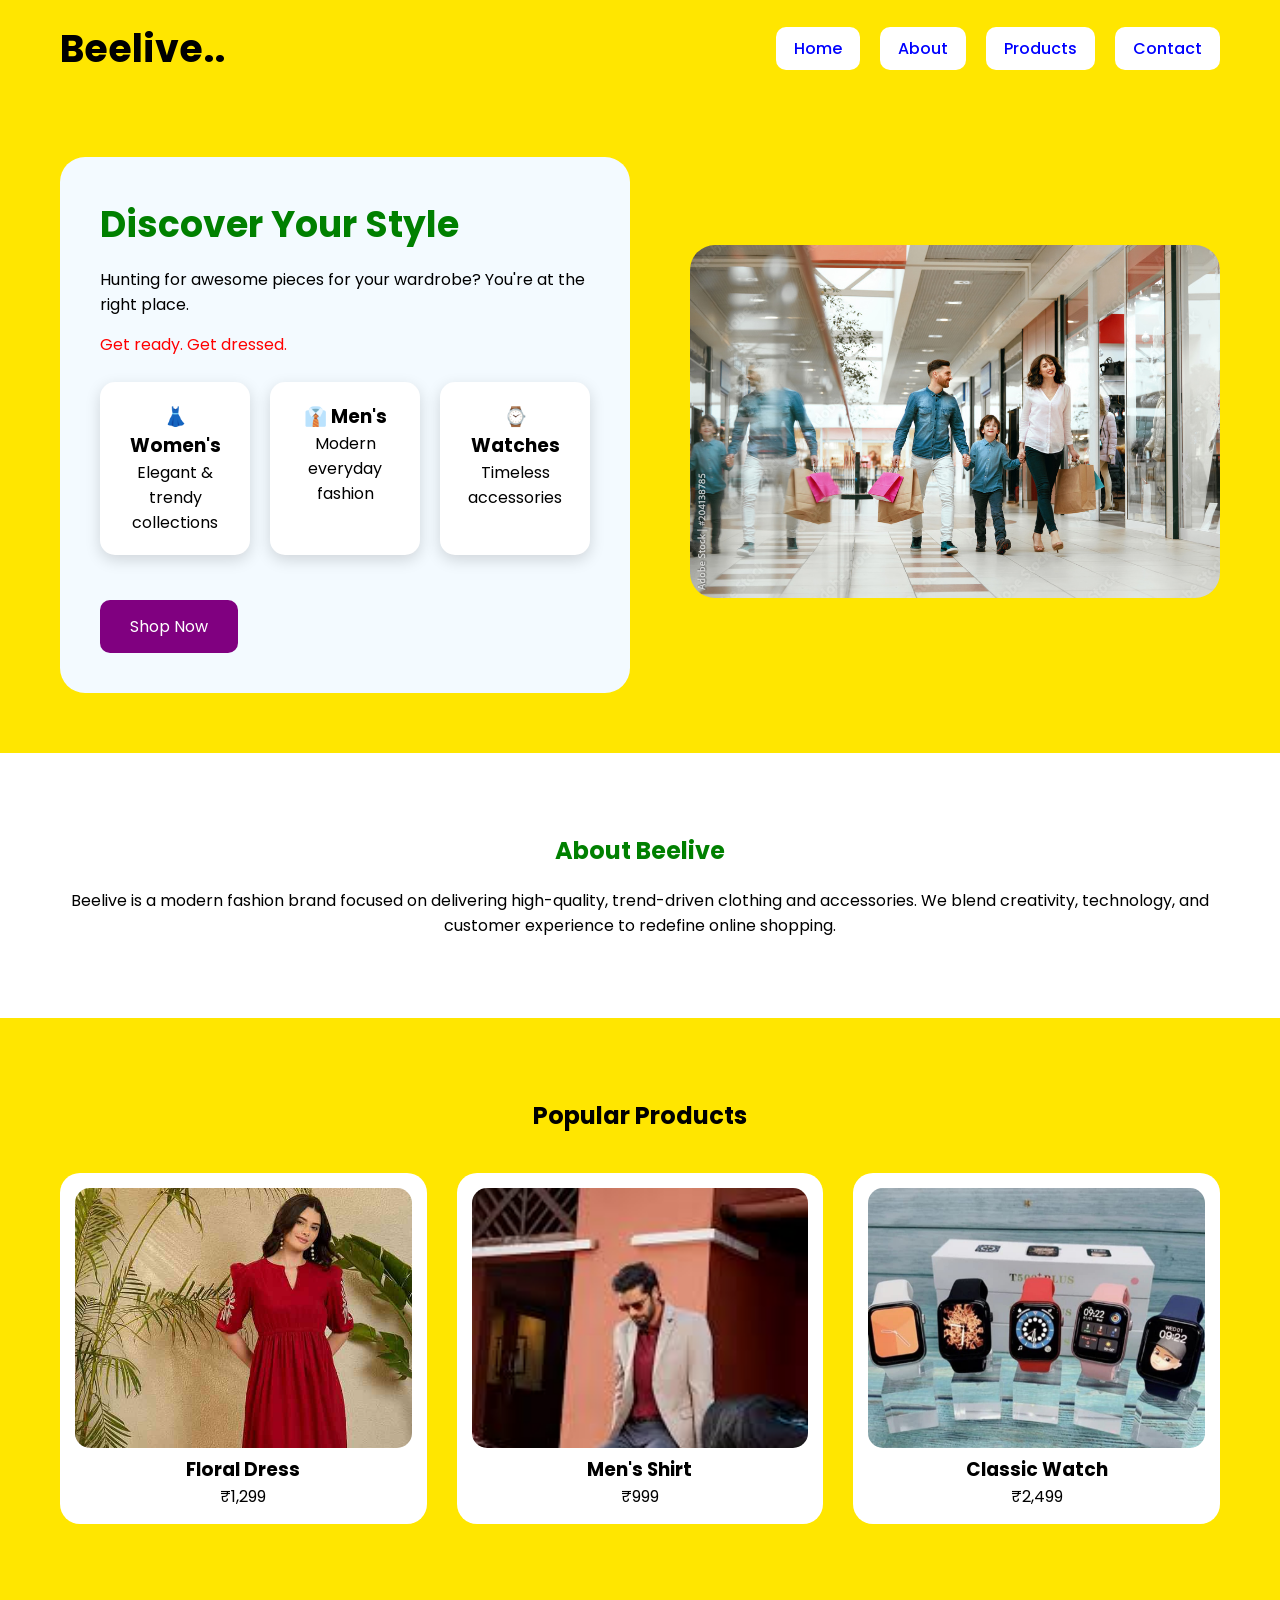
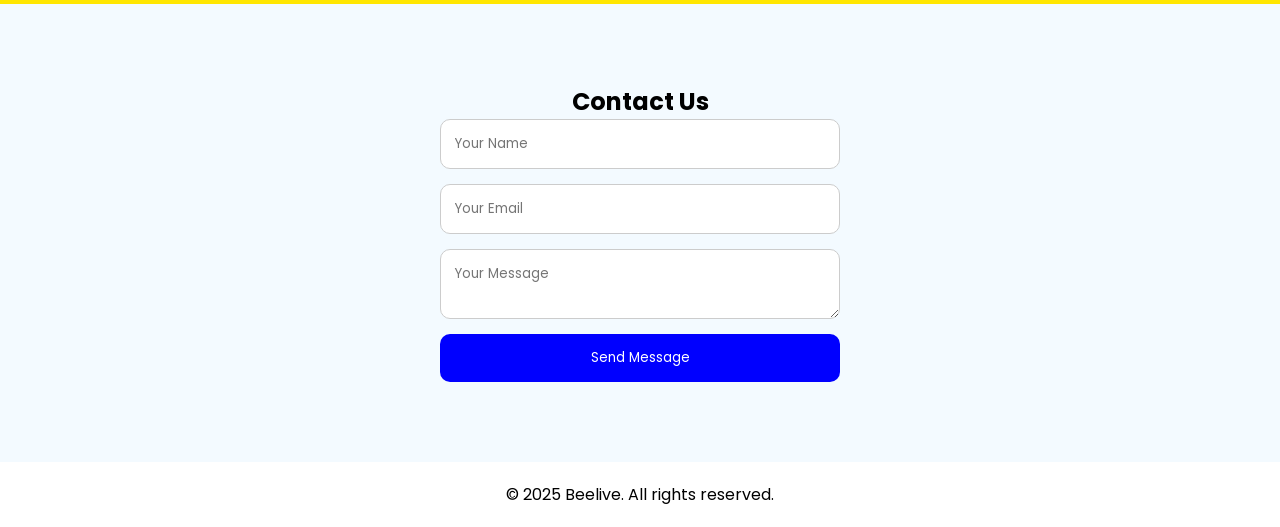
<file: index.html>
<!DOCTYPE html>
<html lang="en">
<head>
  <meta charset="UTF-8" />
  <meta name="viewport" content="width=device-width, initial-scale=1.0" />
  <title>Beelive | Fashion Store</title>
  <link rel="stylesheet" href="style.css" />
</head>
<body>

<header class="header">
  <h1 class="logo">Beelive<span>..</span></h1>

  <nav>
    <ul class="nav-links">
      <li><a href="#">Home</a></li>
      <li><a href="#about">About</a></li>
      <li><a href="#products">Products</a></li>
      <li><a href="#contact">Contact</a></li>
    </ul>
  </nav>
</header>

<!-- HERO -->
<section class="hero">
  <div class="hero-text">
    <h2>Discover Your Style</h2>
    <p class="tagline">
      Hunting for awesome pieces for your wardrobe? You're at the right place.
    </p>
    <p class="highlight">Get ready. Get dressed.</p>

    <!-- CATEGORY CARDS -->
    <div class="category-cards">
      <div class="category-card">
        <h3>👗 Women's</h3>
        <p>Elegant & trendy collections</p>
      </div>
      <div class="category-card">
        <h3>👔 Men's</h3>
        <p>Modern everyday fashion</p>
      </div>
      <div class="category-card">
        <h3>⌚ Watches</h3>
        <p>Timeless accessories</p>
      </div>
    </div>

    <a href="#" class="cta">Shop Now</a>
  </div>

  <div class="hero-image">
    <img src="shopping.jpg" alt="Shopping" />
  </div>
</section>

<!-- ABOUT -->
<section class="about" id="about">
  <h2>About Beelive</h2>
  <p>
    Beelive is a modern fashion brand focused on delivering high-quality,
    trend-driven clothing and accessories. We blend creativity, technology,
    and customer experience to redefine online shopping.
  </p>
</section>

<!-- PRODUCTS -->
<section class="products" id="products">
  <h2>Popular Products</h2>

  <div class="product-grid">
    <div class="product-card">
      <img src="dress.jpg" alt="Dress" />
      <h3>Floral Dress</h3>
      <p>₹1,299</p>
    </div>

    <div class="product-card">
      <img src="men.jpg" alt="Men Shirt" />
      <h3>Men's Shirt</h3>
      <p>₹999</p>
    </div>

    <div class="product-card">
      <img src="watch.jpg" alt="Watch" />
      <h3>Classic Watch</h3>
      <p>₹2,499</p>
    </div>
  </div>
</section>

<!-- CONTACT -->
<section class="contact" id="contact">
  <h2>Contact Us</h2>

  <form class="contact-form">
    <input type="text" placeholder="Your Name" required />
    <input type="email" placeholder="Your Email" required />
    <textarea placeholder="Your Message"></textarea>
    <button type="submit">Send Message</button>
  </form>
</section>

<!-- FOOTER -->
<footer class="footer">
  <p>© 2025 Beelive. All rights reserved.</p>
</footer>

</body>
</html>
</file>
<file: style.css>
@import url('https://fonts.googleapis.com/css2?family=Poppins:wght@400;600;700&display=swap');

* {
  margin: 0;
  padding: 0;
  box-sizing: border-box;
  font-family: 'Poppins', sans-serif;
}

body {
  background: #ffe600;
}

/* HEADER */
.header {
  padding: 20px 60px;
  display: flex;
  justify-content: space-between;
  align-items: center;   /* 🔥 vertical alignment */
}

/* LOGO */
.logo {
  color: black;
  font-size: 38px;
  font-weight: 700;
}

/* NAV UL RESET */
.nav-links {
  
  display: flex;
  gap: 20px;
  list-style: none;
  align-items: center;
}

/* NAV BUTTONS */
.nav-links a {
  background: white;
  padding: 10px 18px;
  border-radius: 10px;
  text-decoration: none;
  color: blue;
  font-weight: 500;
  transition: all 0.3s ease;
}

/* HOVER EFFECT */
.nav-links a:hover {
  background: blue;
  color: white;
  transform: translateY(-2px);
}

/* HERO */
.hero {
  display: grid;
  grid-template-columns: 1fr 1fr;
  align-items: center;
  padding: 60px;
  gap: 60px;
}

.hero-text {
  background: #f3faff;
  padding: 40px;
  border-radius: 25px;
}

.hero-text h2 {
  color: green;
  font-size: 36px;
  margin-bottom: 15px;
}

.highlight {
  color: red;
  margin: 15px 0;
}

/* CATEGORY CARDS */
.category-cards {
  display: flex;
  gap: 20px;
  margin: 25px 0;
}

.category-card {
  background: white;
  padding: 20px;
  border-radius: 15px;
  width: 150px;
  text-align: center;
  cursor: pointer;
  transition: 0.3s;
  box-shadow: 0 5px 15px rgba(0,0,0,0.15);
}

.category-card:hover {
  transform: translateY(-10px) scale(1.05);
  background: blue;
  color: white;
}

/* CTA */
.cta {
  display: inline-block;
  margin-top: 20px;
  background: purple;
  color: white;
  padding: 14px 30px;
  border-radius: 10px;
  text-decoration: none;
  transition: 0.3s;
}

.cta:hover {
  background: green;
}

/* HERO IMAGE */
.hero-image img {
  width: 100%;
  border-radius: 25px;
  animation: float 3s ease-in-out infinite;
}

@keyframes float {
  0% { transform: translateY(0); }
  50% { transform: translateY(-12px); }
  100% { transform: translateY(0); }
}

/* ABOUT */
.about {
  background: white;
  padding: 80px 60px;
  text-align: center;
}

.about h2 {
  color: green;
  margin-bottom: 20px;
}

/* PRODUCTS */
.products {
  padding: 80px 60px;
  text-align: center;
}

.product-grid {
  display: grid;
  grid-template-columns: repeat(auto-fit, minmax(220px, 1fr));
  gap: 30px;
  margin-top: 40px;
}

.product-card {
  background: white;
  border-radius: 20px;
  padding: 15px;   /* reduced from 20px */
  transition: 0.3s;
}

.product-card img {
  width: 100%;
  height: 260px;          /* slightly taller */
  object-fit: cover;     /* fills card properly */
  object-position: center top; /* focuses product */
  border-radius: 15px;
}


.product-card:hover {
  transform: translateY(-10px);
  box-shadow: 0 10px 25px rgba(0,0,0,0.2);
}

/* CONTACT */
.contact {
  background: #f3faff;
  padding: 80px 60px;
  text-align: center;
}

.contact-form {
  max-width: 400px;
  margin: auto;
  display: flex;
  flex-direction: column;
  gap: 15px;
}

.contact-form input,
.contact-form textarea {
  padding: 14px;
  border-radius: 10px;
  border: 1px solid #ccc;
}

.contact-form button {
  background: blue;
  color: white;
  padding: 14px;
  border-radius: 10px;
  border: none;
  cursor: pointer;
}

.contact-form button:hover {
  background: green;
}

/* FOOTER */
.footer {
  padding: 20px;
  text-align: center;
  background: white;
}
</file>
